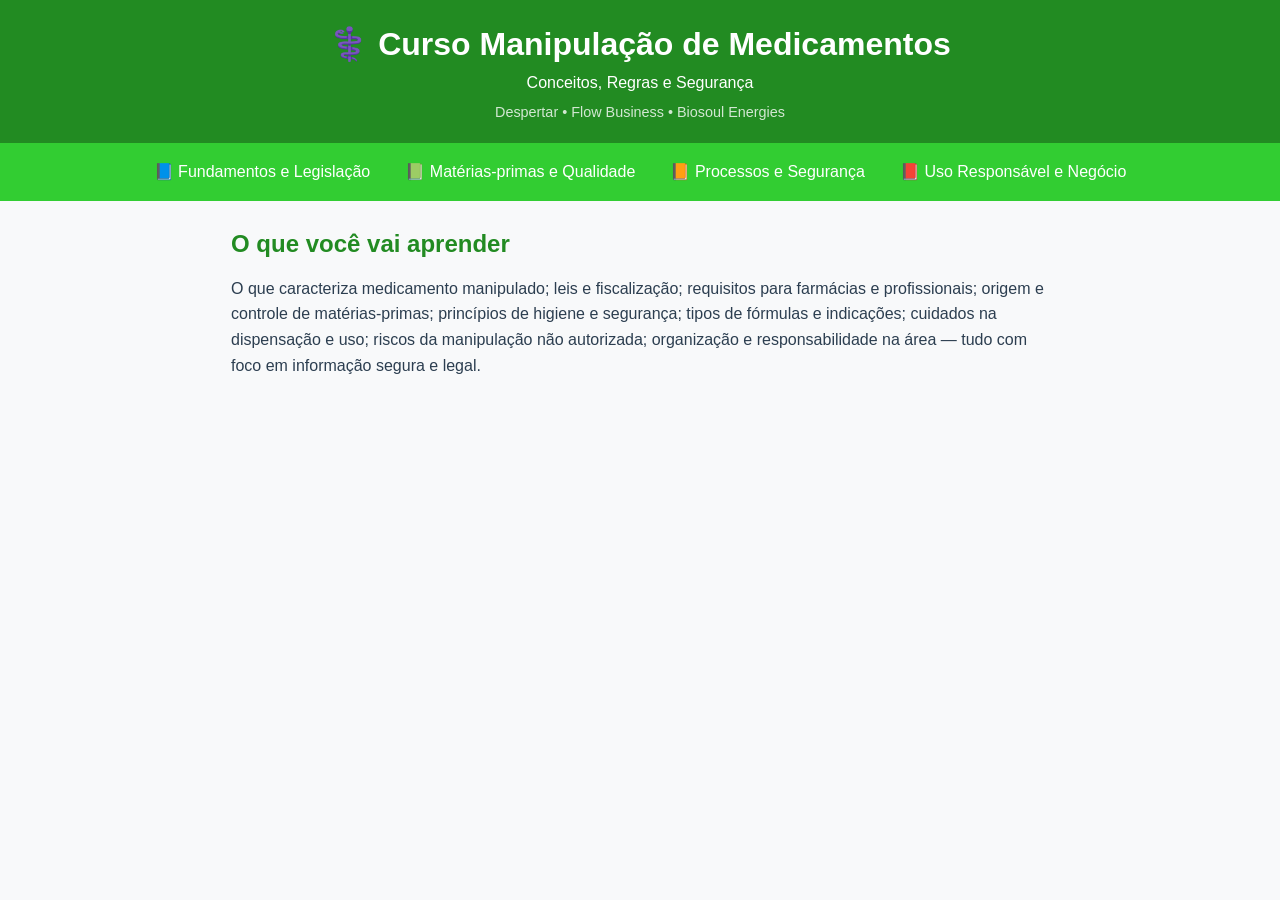
<file: index.html>
<!DOCTYPE html>
<html lang="pt-BR">
<head>
<meta charset="UTF-8">
<meta name="viewport" content="width=device-width,initial-scale=1.0">
<title>Conceitos e Boas Práticas na Manipulação de Medicamentos</title>
<link rel="stylesheet" href="estilo.css">
</head>
<body>
<header>
  <h1>⚕️ Curso Manipulação de Medicamentos</h1>
  <p>Conceitos, Regras e Segurança</p>
  <p class="ecossistema">Despertar • Flow Business • Biosoul Energies</p>
</header>
<nav>
  <ul>
    <li><a href="conteudo.html#mod1">📘 Fundamentos e Legislação</a></li>
    <li><a href="conteudo.html#mod2">📗 Matérias‑primas e Qualidade</a></li>
    <li><a href="conteudo.html#mod3">📙 Processos e Segurança</a></li>
    <li><a href="conteudo.html#mod4">📕 Uso Responsável e Negócio</a></li>
  </ul>
</nav>
<main>
  <section>
    <h2>O que você vai aprender</h2>
    <p>O que caracteriza medicamento manipulado; leis e fiscalização; requisitos para farmácias e profissionais; origem e controle de matérias‑primas; princípios de higiene e segurança; tipos de fórmulas e indicações; cuidados na dispensação e uso; riscos da manipulação não autorizada; organização e responsabilidade na área — tudo com foco em informação segura e legal.</p>
  </section>
</main>
</body>
</html>
</file>
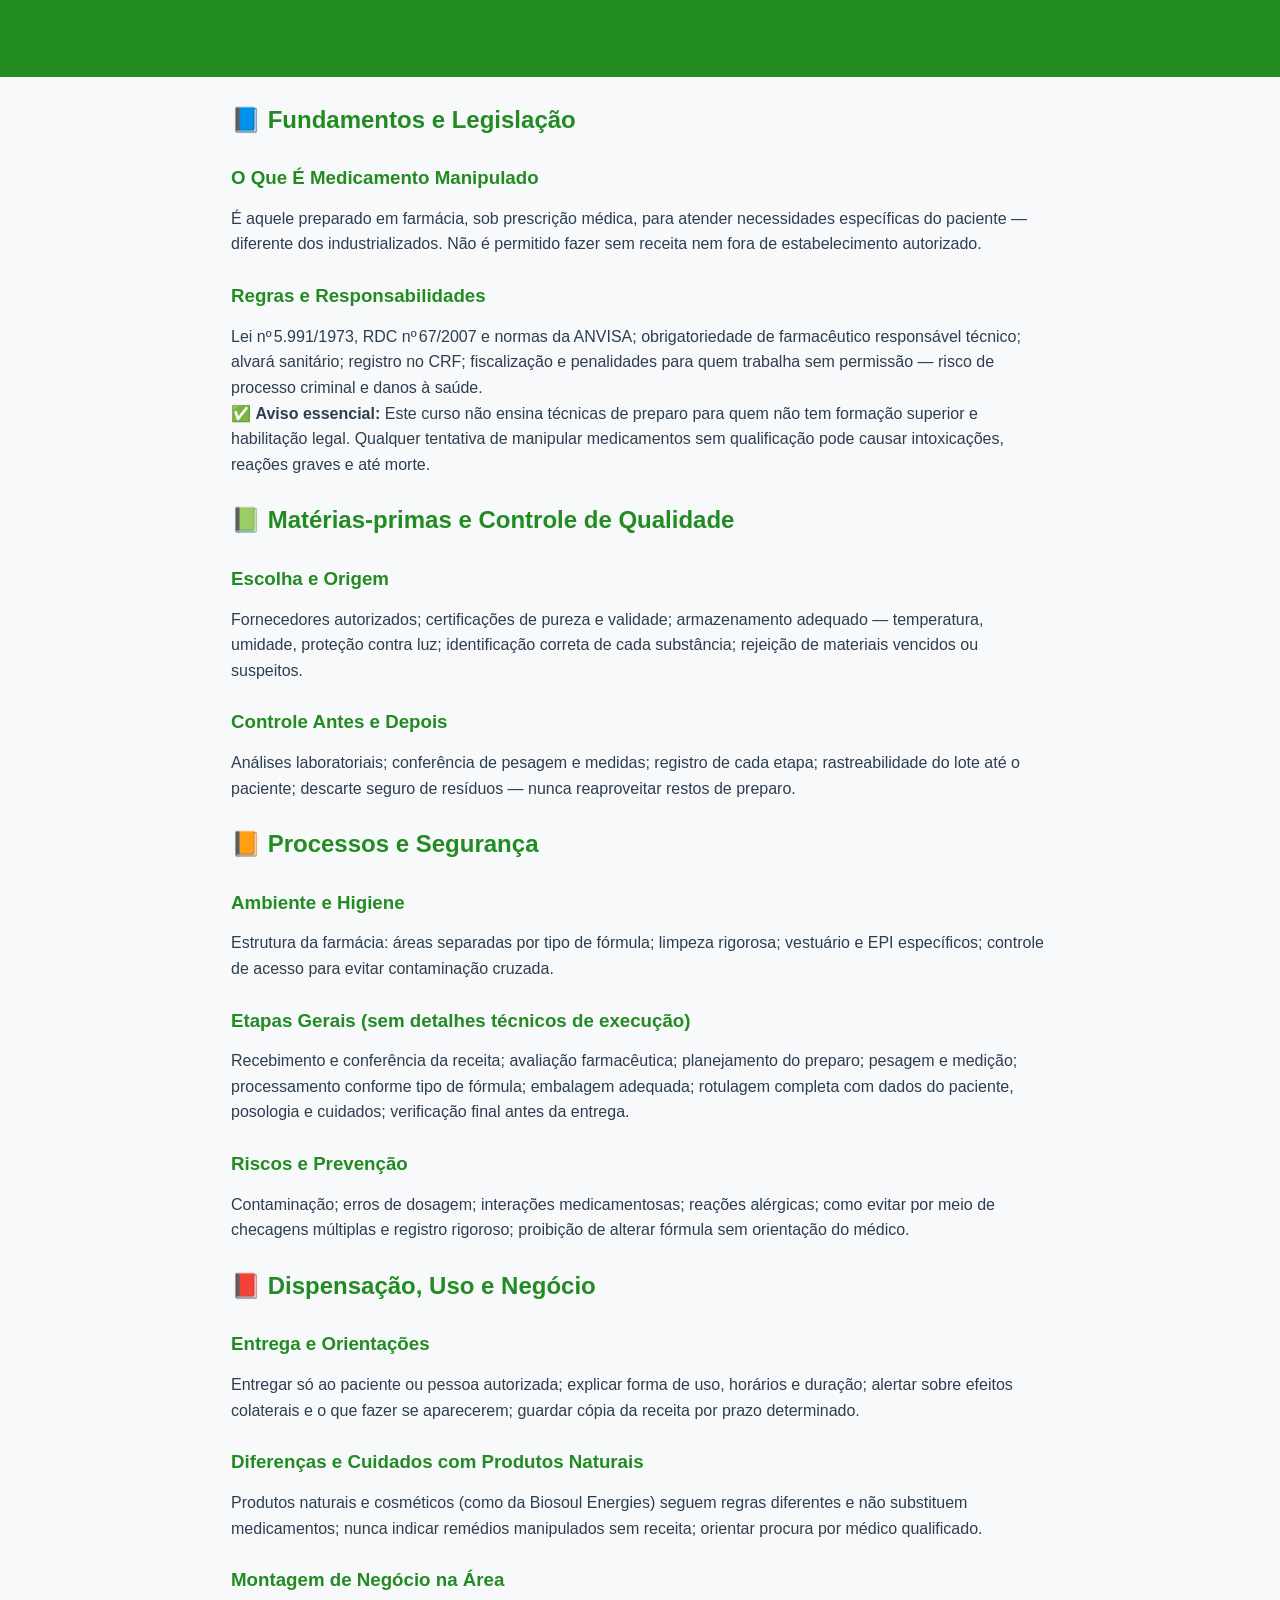
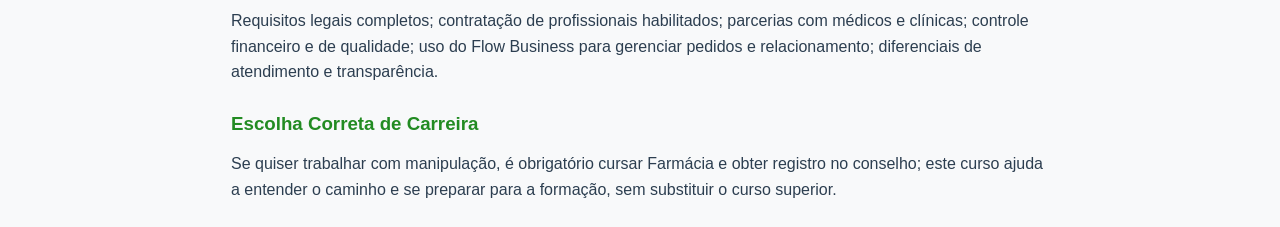
<file: conteudo.html>
<!DOCTYPE html>
<html lang="pt-BR">
<head>
<meta charset="UTF-8">
<meta name="viewport" content="width=device-width,initial-scale=1.0">
<title>Conteúdo — Manipulação de Medicamentos</title>
<link rel="stylesheet" href="estilo.css">
</head>
<body>
<header><a href="index.html" class="voltar">← Voltar à página inicial</a></header>
<main>

<section id="mod1">
<h2>📘 Fundamentos e Legislação</h2>
<h3>O Que É Medicamento Manipulado</h3>
<p>É aquele preparado em farmácia, sob prescrição médica, para atender necessidades específicas do paciente — diferente dos industrializados. Não é permitido fazer sem receita nem fora de estabelecimento autorizado.</p>
<h3>Regras e Responsabilidades</h3>
<p>Lei nº 5.991/1973, RDC nº 67/2007 e normas da ANVISA; obrigatoriedade de farmacêutico responsável técnico; alvará sanitário; registro no CRF; fiscalização e penalidades para quem trabalha sem permissão — risco de processo criminal e danos à saúde.</p>
<p>✅ <strong>Aviso essencial:</strong> Este curso não ensina técnicas de preparo para quem não tem formação superior e habilitação legal. Qualquer tentativa de manipular medicamentos sem qualificação pode causar intoxicações, reações graves e até morte.</p>
</section>

<section id="mod2">
<h2>📗 Matérias‑primas e Controle de Qualidade</h2>
<h3>Escolha e Origem</h3>
<p>Fornecedores autorizados; certificações de pureza e validade; armazenamento adequado — temperatura, umidade, proteção contra luz; identificação correta de cada substância; rejeição de materiais vencidos ou suspeitos.</p>
<h3>Controle Antes e Depois</h3>
<p>Análises laboratoriais; conferência de pesagem e medidas; registro de cada etapa; rastreabilidade do lote até o paciente; descarte seguro de resíduos — nunca reaproveitar restos de preparo.</p>
</section>

<section id="mod3">
<h2>📙 Processos e Segurança</h2>
<h3>Ambiente e Higiene</h3>
<p>Estrutura da farmácia: áreas separadas por tipo de fórmula; limpeza rigorosa; vestuário e EPI específicos; controle de acesso para evitar contaminação cruzada.</p>
<h3>Etapas Gerais (sem detalhes técnicos de execução)</h3>
<p>Recebimento e conferência da receita; avaliação farmacêutica; planejamento do preparo; pesagem e medição; processamento conforme tipo de fórmula; embalagem adequada; rotulagem completa com dados do paciente, posologia e cuidados; verificação final antes da entrega.</p>
<h3>Riscos e Prevenção</h3>
<p>Contaminação; erros de dosagem; interações medicamentosas; reações alérgicas; como evitar por meio de checagens múltiplas e registro rigoroso; proibição de alterar fórmula sem orientação do médico.</p>
</section>

<section id="mod4">
<h2>📕 Dispensação, Uso e Negócio</h2>
<h3>Entrega e Orientações</h3>
<p>Entregar só ao paciente ou pessoa autorizada; explicar forma de uso, horários e duração; alertar sobre efeitos colaterais e o que fazer se aparecerem; guardar cópia da receita por prazo determinado.</p>
<h3>Diferenças e Cuidados com Produtos Naturais</h3>
<p>Produtos naturais e cosméticos (como da Biosoul Energies) seguem regras diferentes e não substituem medicamentos; nunca indicar remédios manipulados sem receita; orientar procura por médico qualificado.</p>
<h3>Montagem de Negócio na Área</h3>
<p>Requisitos legais completos; contratação de profissionais habilitados; parcerias com médicos e clínicas; controle financeiro e de qualidade; uso do Flow Business para gerenciar pedidos e relacionamento; diferenciais de atendimento e transparência.</p>
<h3>Escolha Correta de Carreira</h3>
<p>Se quiser trabalhar com manipulação, é obrigatório cursar Farmácia e obter registro no conselho; este curso ajuda a entender o caminho e se preparar para a formação, sem substituir o curso superior.</p>
</section>

</main>
</body>
</html>
</file>
<file: estilo.css>
*{box-sizing:border-box;margin:0;padding:0;font-family:Arial,sans-serif;}
body{background:#f8f9fa;color:#2c3e50;line-height:1.6;}
header{background:#228B22;color:white;padding:1.2rem;text-align:center;}
.ecossistema{font-size:.9rem;opacity:.8;margin-top:.3rem;}
nav{background:#32CD32;padding:1rem;position:sticky;top:0;z-index:10;}
nav ul{list-style:none;display:flex;flex-wrap:wrap;gap:.8rem;justify-content:center;}
nav a{color:white;text-decoration:none;font-weight:500;padding:.4rem .7rem;border-radius:.4rem;}
nav a:hover{background:#228B22;}
main{max-width:850px;margin:1.5rem auto;padding:0 1rem;}
h2,h3{color:#228B22;margin:1.5rem 0 .8rem;scroll-margin-top:6rem;}
.espaco-img{background:#fefbf6;border:1px dashed #32CD32;padding:2rem;text-align:center;color:#888;margin:1rem 0;border-radius:.6rem;}
ul.detalhe,ol.detalhe{padding-left:1.5rem;margin-bottom:.8rem;}
a.voltar{color:#228B22;text-decoration:none;font-weight:bold;display:inline-block;margin-bottom:.8rem;}
pre{background:#f4f4f4;padding:1rem;border-radius:.4rem;overflow-x:auto;font-size:.9rem;}
</file>
